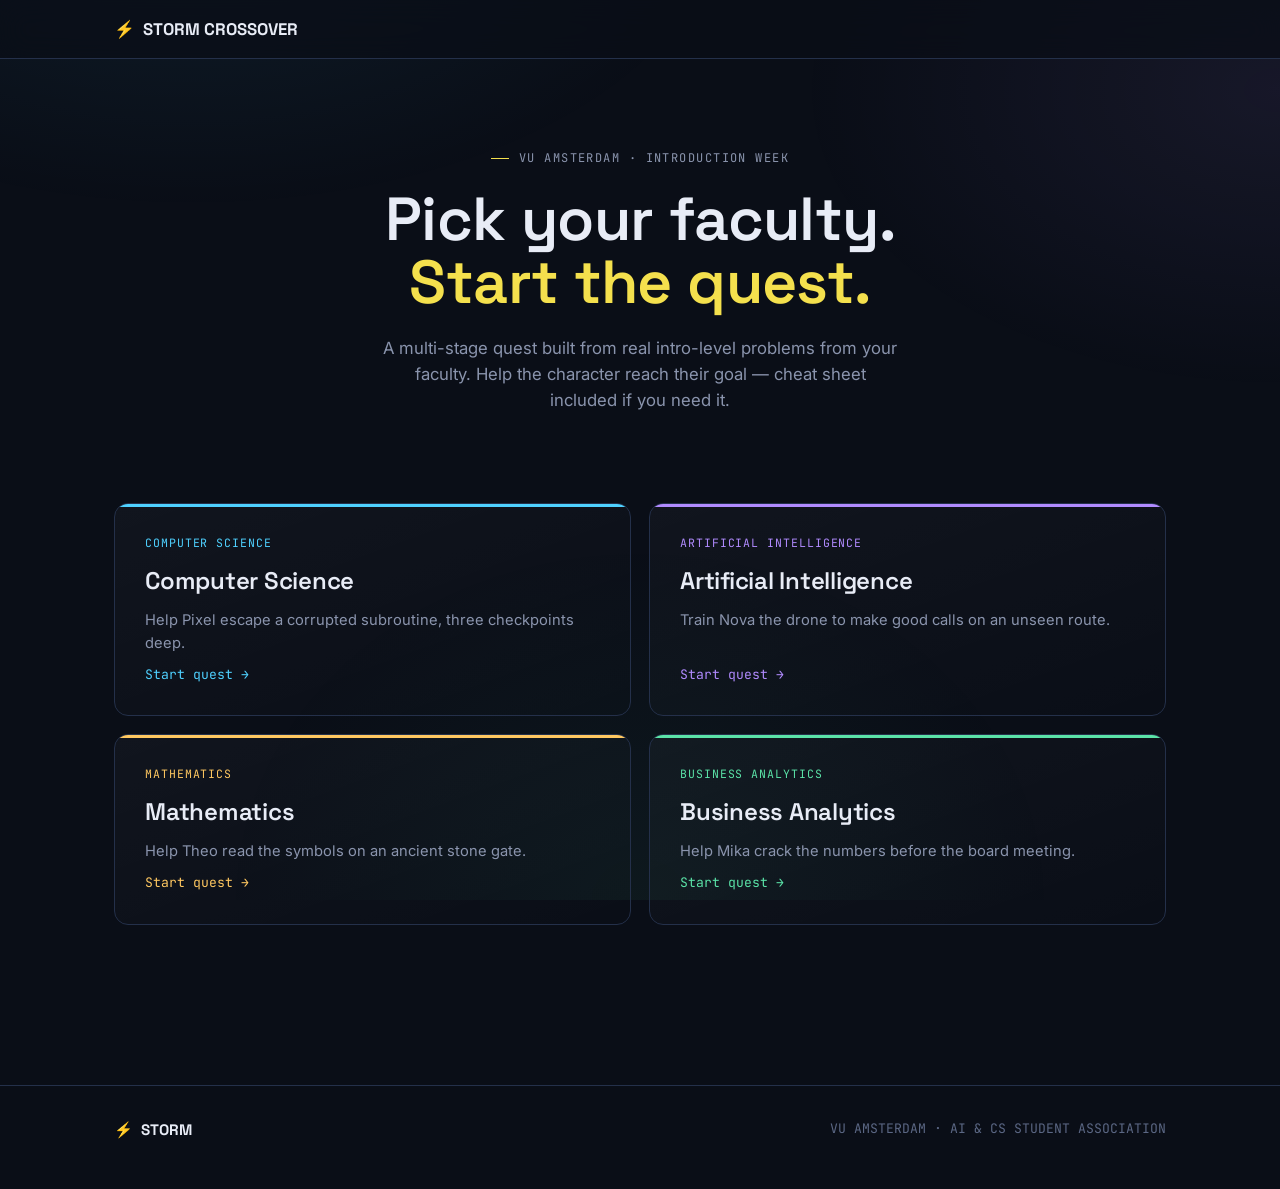
<file: index.html>
<!DOCTYPE html>
<html lang="en">
<head>
<meta charset="UTF-8">
<meta name="viewport" content="width=device-width, initial-scale=1.0">
<title>STORM Crossover — Pick Your Faculty</title>
<meta name="description" content="Introduction week challenge — pick your faculty and take on its sneak-peek quiz.">
<link rel="stylesheet" href="style.css">
</head>
<body>

<nav>
  <div class="wrap">
    <a class="brand" href="index.html"><span class="bolt">&#9889;</span> STORM CROSSOVER</a>
  </div>
</nav>

<header class="hero">
  <div class="wrap">
    <div class="eyebrow" style="justify-content:center">VU Amsterdam &middot; Introduction Week</div>
    <h1>Pick your faculty.<br><span class="accent">Start the quest.</span></h1>
    <p class="lede">A multi-stage quest built from real intro-level problems from your faculty. Help the character reach their goal — cheat sheet included if you need it.</p>
  </div>
</header>

<main class="wrap">
  <div class="faculty-grid">
    <a class="faculty-card cs-card" href="cs.html">
      <div class="tag">Computer Science</div>
      <h2>Computer Science</h2>
      <p>Help Pixel escape a corrupted subroutine, three checkpoints deep.</p>
      <div class="enter">Start quest &rarr;</div>
    </a>
    <a class="faculty-card ai-card" href="ai.html">
      <div class="tag">Artificial Intelligence</div>
      <h2>Artificial Intelligence</h2>
      <p>Train Nova the drone to make good calls on an unseen route.</p>
      <div class="enter">Start quest &rarr;</div>
    </a>
    <a class="faculty-card math-card" href="math.html">
      <div class="tag">Mathematics</div>
      <h2>Mathematics</h2>
      <p>Help Theo read the symbols on an ancient stone gate.</p>
      <div class="enter">Start quest &rarr;</div>
    </a>
    <a class="faculty-card ba-card" href="ba.html">
      <div class="tag">Business Analytics</div>
      <h2>Business Analytics</h2>
      <p>Help Mika crack the numbers before the board meeting.</p>
      <div class="enter">Start quest &rarr;</div>
    </a>
  </div>
</main>

<footer>
  <div class="wrap">
    <div class="brand" style="font-size:0.95rem"><span class="bolt">&#9889;</span> STORM</div>
    <div class="fine">VU AMSTERDAM &middot; AI &amp; CS STUDENT ASSOCIATION</div>
  </div>
</footer>

</body>
</html>
</file>
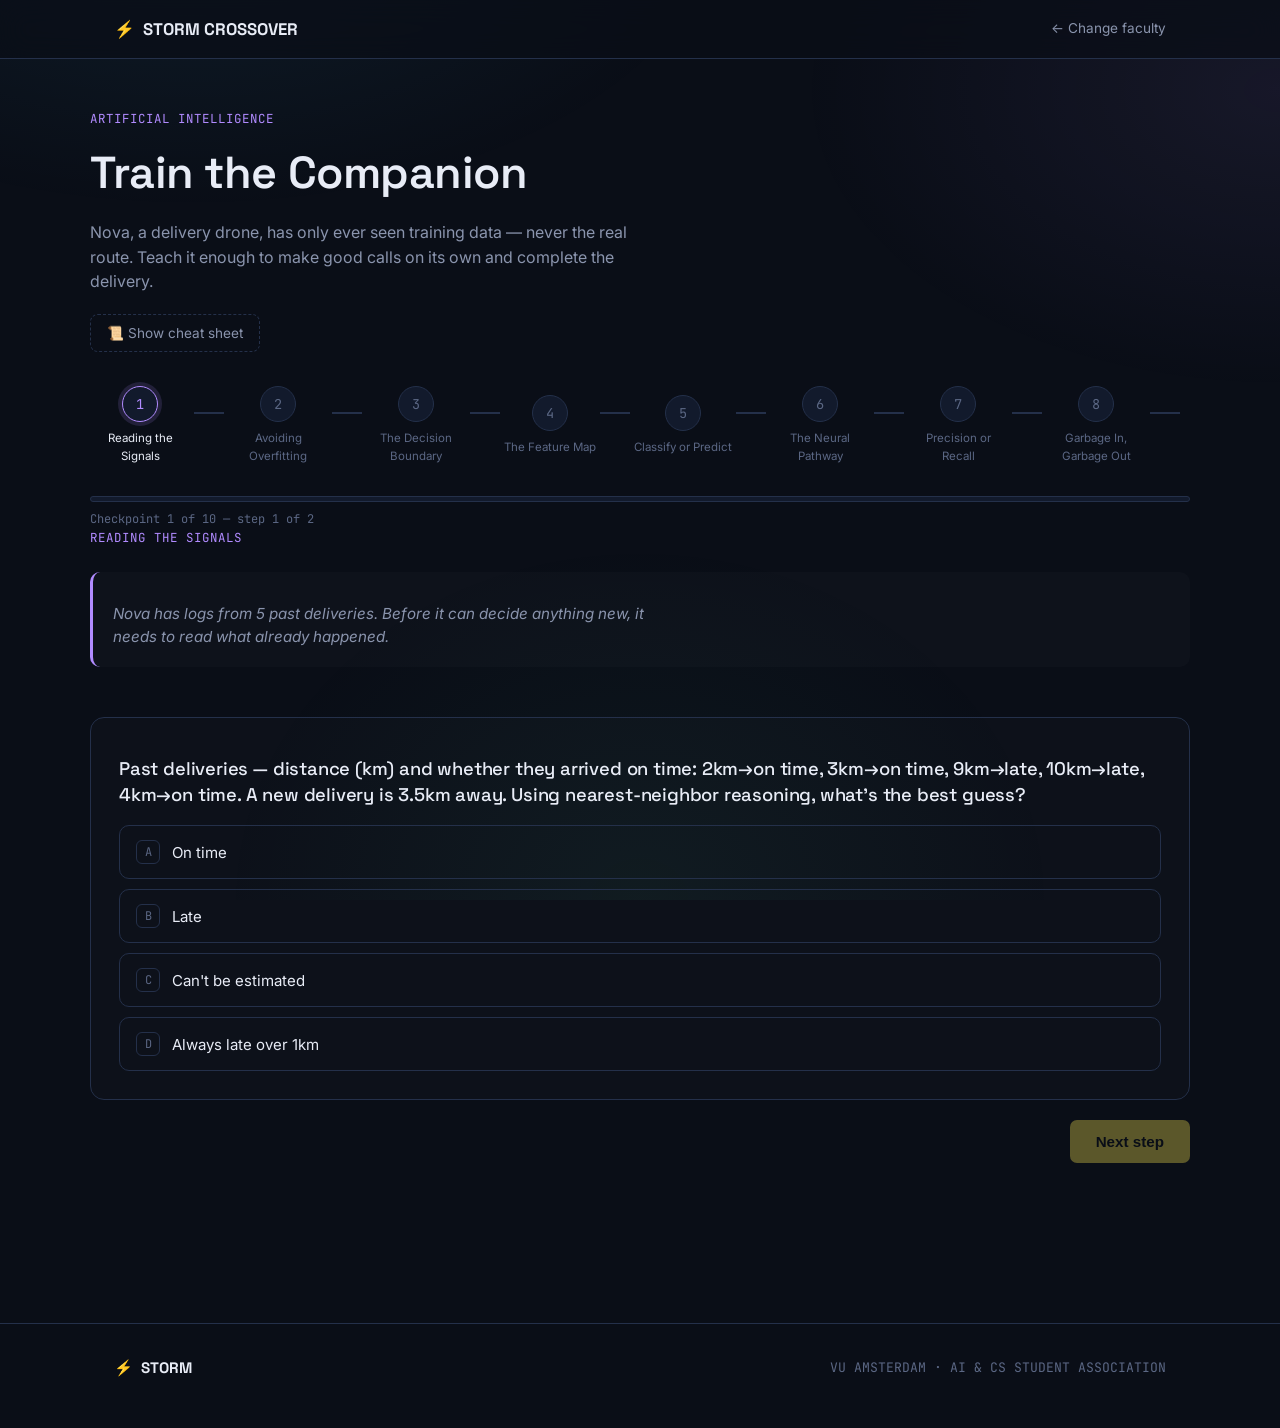
<file: ai.html>
<!DOCTYPE html>
<html lang="en">
<head>
<meta charset="UTF-8">
<meta name="viewport" content="width=device-width, initial-scale=1.0">
<title>Artificial Intelligence Quest — STORM Crossover</title>
<link rel="stylesheet" href="style.css">
<style> :root{ --fac-color: var(--ai); } </style>
</head>
<body>

<nav>
  <div class="wrap">
    <a class="brand" href="index.html"><span class="bolt">&#9889;</span> STORM CROSSOVER</a>
    <a class="back-link" href="index.html">&larr; Change faculty</a>
  </div>
</nav>

<header class="wrap quiz-header">
  <div class="tag">Artificial Intelligence</div>
  <h1>Train the Companion</h1>
  <p>Nova, a delivery drone, has only ever seen training data — never the real route. Teach it enough to make good calls on its own and complete the delivery.</p>

  <button type="button" class="cheat-toggle" id="cheat-toggle">&#128220; Show cheat sheet</button>
  <div class="cheat-sheet" id="cheat-sheet">
    <h4>Cheat sheet</h4>
    <ul>
      <li><strong>Nearest neighbor:</strong> classify a new point the same way as the most similar point(s) already seen.</li>
      <li><strong>Probability from data:</strong> (cases matching the condition) ÷ (total cases).</li>
      <li><strong>Overfitting:</strong> the model memorizes training data instead of learning the general pattern — high training accuracy, low accuracy on new data.</li>
      <li><strong>Weighted sum:</strong> prediction = (weight₁ × input₁) + (weight₂ × input₂) + bias.</li>
      <li><strong>Confusion matrix:</strong> TP (true positive), FP (false positive), TN (true negative), FN (false negative). Accuracy = (TP+TN) ÷ total.</li>
    </ul>
  </div>

  <div class="quest-map" id="quest-map"></div>
  <div class="progress-bar"><div class="progress-fill" id="progress-fill"></div></div>
  <div class="progress-label" id="progress-label"></div>
  <div class="checkpoint-title" id="stage-title"></div>
  <div class="stage-narrative" id="stage-narrative"></div>
</header>

<main class="wrap quiz-body" id="quiz-body">
  <div class="question-card" id="part-card"></div>
  <div class="quiz-nav">
    <span></span>
    <button type="button" class="btn-primary" id="next-btn" disabled>Next step</button>
  </div>
</main>

<section class="wrap results" id="results">
  <div class="score" id="score-value">0/20</div>
  <div class="score-label">Checkpoints cleared</div>
  <h2>Delivery complete.</h2>
  <p id="score-message"></p>
  <div class="cta-row">
    <a class="btn-primary" href="index.html">Try another faculty</a>
    <a class="btn-ghost" href="ai.html">Retake this quest</a>
  </div>
</section>

<footer>
  <div class="wrap">
    <div class="brand" style="font-size:0.95rem"><span class="bolt">&#9889;</span> STORM</div>
    <div class="fine">VU AMSTERDAM &middot; AI &amp; CS STUDENT ASSOCIATION</div>
  </div>
</footer>

<script>
document.getElementById('cheat-toggle').addEventListener('click', function(){
  document.getElementById('cheat-sheet').classList.toggle('open');
  this.textContent = document.getElementById('cheat-sheet').classList.contains('open') ? '📋 Hide cheat sheet' : '📋 Show cheat sheet';
});

const QUEST_META = { character: "Nova", goal: "complete the delivery" };

const STAGES = [
  {
    title: "Reading the Signals",
    narrative: "Nova has logs from 5 past deliveries. Before it can decide anything new, it needs to read what already happened.",
    parts: [
      {
        type: 'mcq',
        q: "Past deliveries — distance (km) and whether they arrived on time:\n2km→on time, 3km→on time, 9km→late, 10km→late, 4km→on time.\nA new delivery is 3.5km away. Using nearest-neighbor reasoning, what's the best guess?",
        options: ["On time", "Late", "Can't be estimated", "Always late over 1km"],
        correct: 0,
        explain: "3.5km is closest to the 3km and 4km cases, which were both on time."
      },
      {
        type: 'match',
        q: "Nova needs to keep its vocabulary straight before it can learn anything. Match each term to its definition.",
        pairs: [
          { left: "Supervised learning", right: "Learning from examples that already have the correct answer attached" },
          { left: "Unsupervised learning", right: "Finding structure in data with no correct answers given" },
          { left: "Overfitting", right: "Memorizing training examples instead of the general pattern" },
          { left: "Weight", right: "A number the model adjusts to control an input's influence" }
        ],
        explain: "these four terms cover most of what 'training a model' actually means."
      }
    ]
  },
  {
    title: "Avoiding Overfitting",
    narrative: "Nova aced every training route perfectly — 100% score. But on its first real, unseen route, it got lost immediately.",
    parts: [
      {
        type: 'mcq',
        q: "Training accuracy: 100%. Real-world accuracy: 52%. What's most likely going on?",
        options: [
          "Nova has learned perfectly and the real world is just unpredictable",
          "Nova has overfit — memorized the training routes instead of general navigation rules",
          "The real routes are mislabeled",
          "Nova needs a faster processor"
        ],
        correct: 1,
        explain: "a huge gap between training and real-world performance is the signature of overfitting."
      },
      {
        type: 'mcq',
        q: "Nova's turning decision uses: prediction = (0.5 × obstacle_distance) + (0.3 × battery_level) − 2. Given obstacle_distance = 6 and battery_level = 10, what does it predict?",
        code: "prediction = (0.5 × obstacle_distance) + (0.3 × battery_level) − 2",
        options: ["2", "4", "6", "8"],
        correct: 1,
        explain: "(0.5×6) + (0.3×10) − 2 = 3 + 3 − 2 = 4."
      }
    ]
  },
  {
    title: "The Decision Boundary",
    narrative: "One last junction on the old route. Nova has a threshold for deciding when to trust its own read of the road — now it has to use it live.",
    parts: [
      {
        type: 'mcq',
        q: "Nova's model outputs a 0.72 confidence that the road ahead is clear. Its threshold for 'go' is 0.5. What does it do?",
        options: ["Goes — 0.72 is above the 0.5 threshold", "Stops — 0.72 is too low", "Waits for more data always", "Threshold doesn't apply here"],
        correct: 0,
        explain: "since 0.72 > 0.5, the decision rule says go."
      },
      {
        type: 'mcq',
        q: "Over 100 deliveries: 70 correctly marked safe (TP), 10 wrongly marked safe (FP), 15 correctly marked risky (TN), 5 wrongly marked risky (FN). What's the accuracy?",
        code: "accuracy = (TP + TN) ÷ total",
        options: ["70%", "75%", "85%", "90%"],
        correct: 2,
        explain: "accuracy = (70+15)/100 = 85%."
      }
    ]
  },
  {
    title: "The Feature Map",
    narrative: "A new route means new sensors. Nova has to work out which readings actually matter to its decisions.",
    parts: [
      {
        type: 'mcq',
        q: "Which of these would most likely help predict delivery time?",
        options: ["The drone's paint color", "Distance to the destination", "The day the drone was manufactured", "The delivery box's brand"],
        correct: 1,
        explain: "distance directly affects travel time — a genuinely useful feature. The others carry little to no predictive signal."
      },
      {
        type: 'match',
        q: "Match each feature to why it does or doesn't help predict delivery outcomes.",
        pairs: [
          { left: "Distance to destination", right: "Directly affects how long the trip takes" },
          { left: "Battery percentage", right: "Determines whether the drone can finish the route" },
          { left: "Weather condition", right: "Affects flight speed and safety" },
          { left: "The drone's paint color", right: "Has no real effect on delivery outcomes" }
        ],
        explain: "a useful feature has a real, explainable connection to the thing you're predicting — paint color just doesn't."
      }
    ]
  },
  {
    title: "Classify or Predict",
    narrative: "Nova's dispatcher wants two different kinds of answers from it now — and mixing them up would be a costly mistake.",
    parts: [
      {
        type: 'mcq',
        q: "Predicting the exact delivery time in minutes (e.g. 14.3 minutes) is which kind of task?",
        options: ["Classification", "Regression", "Clustering", "Neither"],
        correct: 1,
        explain: "predicting a continuous number is regression."
      },
      {
        type: 'mcq',
        q: "Predicting whether a delivery will be 'on time' or 'late' is which kind of task?",
        options: ["Classification", "Regression", "Clustering", "Neither"],
        correct: 0,
        explain: "predicting one of a fixed set of categories is classification."
      }
    ]
  },
  {
    title: "The Neural Pathway",
    narrative: "Nova's onboard model isn't just a formula anymore — it's a small network. It needs to understand how information actually flows through it.",
    parts: [
      {
        type: 'mcq',
        q: "In a simple neural network, what does a single neuron basically do?",
        options: [
          "Stores raw data permanently",
          "Takes weighted inputs, sums them, and applies an activation function to produce an output",
          "Randomly guesses an output",
          "Deletes irrelevant data"
        ],
        correct: 1,
        explain: "a neuron combines its inputs (each scaled by a weight), sums them, then passes that sum through an activation function."
      },
      {
        type: 'order',
        q: "Tap these into the order data actually moves through a simple neural network.",
        items: [
          "Input values enter the network",
          "Each connection multiplies the input by a weight",
          "The weighted values are summed together",
          "An activation function decides the neuron's output"
        ],
        explain: "that's the full forward pass through a single neuron, repeated across a whole layer."
      }
    ]
  },
  {
    title: "Precision or Recall",
    narrative: "Nova flags some deliveries as 'risky.' Its dispatcher needs to know exactly how much to trust that flag.",
    parts: [
      {
        type: 'mcq',
        q: "\"Of everything Nova flagged as risky, how many actually were risky?\" — which metric is this?",
        options: ["Precision", "Recall", "Accuracy", "Overfitting"],
        correct: 0,
        explain: "precision asks: of the positive predictions, how many were correct?"
      },
      {
        type: 'mcq',
        q: "\"Of all the deliveries that were actually risky, how many did Nova catch?\" — which metric is this?",
        options: ["Precision", "Recall", "Accuracy", "Overfitting"],
        correct: 1,
        explain: "recall asks: of the actual positives, how many did the model find?"
      }
    ]
  },
  {
    title: "Garbage In, Garbage Out",
    narrative: "Nova's been trained almost entirely on sunny-day deliveries. Today, it's pouring rain.",
    parts: [
      {
        type: 'mcq',
        q: "What's the most likely result of Nova facing today's rainy route?",
        options: [
          "No difference — weather doesn't affect models",
          "Worse performance, since it never learned rainy-day patterns",
          "Better performance, rain simplifies decisions",
          "The model will refuse to run"
        ],
        correct: 1,
        explain: "a model trained mostly on one condition tends to perform worse on conditions it rarely saw — this is a data bias problem."
      },
      {
        type: 'mcq',
        q: "What's the most direct fix for this kind of bias?",
        options: [
          "Ignore rainy-day deliveries entirely",
          "Add more diverse training data that includes rainy-day routes",
          "Increase the confidence threshold",
          "Give the drone a bigger battery"
        ],
        correct: 1,
        explain: "if the training data doesn't represent a real condition, the fix is to add real examples of that condition — not to just tune the model harder."
      }
    ]
  },
  {
    title: "The Clustering Yard",
    narrative: "Nova has thousands of past delivery zones with no labels at all — just raw locations. It has to find structure on its own.",
    parts: [
      {
        type: 'mcq',
        q: "Grouping delivery zones by similarity, with no correct-answer labels given, is an example of which kind of learning?",
        options: ["Supervised learning", "Unsupervised learning (clustering)", "Regression", "Reinforcement learning"],
        correct: 1,
        explain: "no labels, just finding natural groupings — that's unsupervised learning, specifically clustering."
      },
      {
        type: 'match',
        q: "Match each clustering term to its meaning.",
        pairs: [
          { left: "Cluster", right: "A group of similar data points" },
          { left: "Centroid", right: "The center point of a cluster" },
          { left: "K (in k-means)", right: "The number of clusters to find" },
          { left: "Unlabeled data", right: "Data with no known correct answer attached" }
        ],
        explain: "these four terms are the core vocabulary of clustering algorithms like k-means."
      }
    ]
  },
  {
    title: "Nova's Final Call",
    narrative: "The last delivery. Everything Nova has learned comes down to this route.",
    parts: [
      {
        type: 'mcq',
        q: "Nova's final model outputs 0.61 confidence the road is clear, with a 'go' threshold of 0.65. What does it do?",
        options: ["Goes — 0.61 is close enough", "Stops — 0.61 is below the 0.65 threshold", "Ignores the threshold this once", "Asks a human"],
        correct: 1,
        explain: "0.61 is below the 0.65 threshold, so the rule says stop, even though it's a close call."
      },
      {
        type: 'order',
        q: "Tap these into the order a machine learning project actually follows, start to finish.",
        items: [
          "Collect and prepare data",
          "Train the model on that data",
          "Test the model on new, unseen data",
          "Deploy the model and monitor its real-world performance"
        ],
        explain: "that's the full lifecycle — and it doesn't stop at deployment, since real-world performance has to keep being checked."
      }
    ]
  }
];
</script>
<script src="quest.js?v=5"></script>
</body>
</html>
</file>
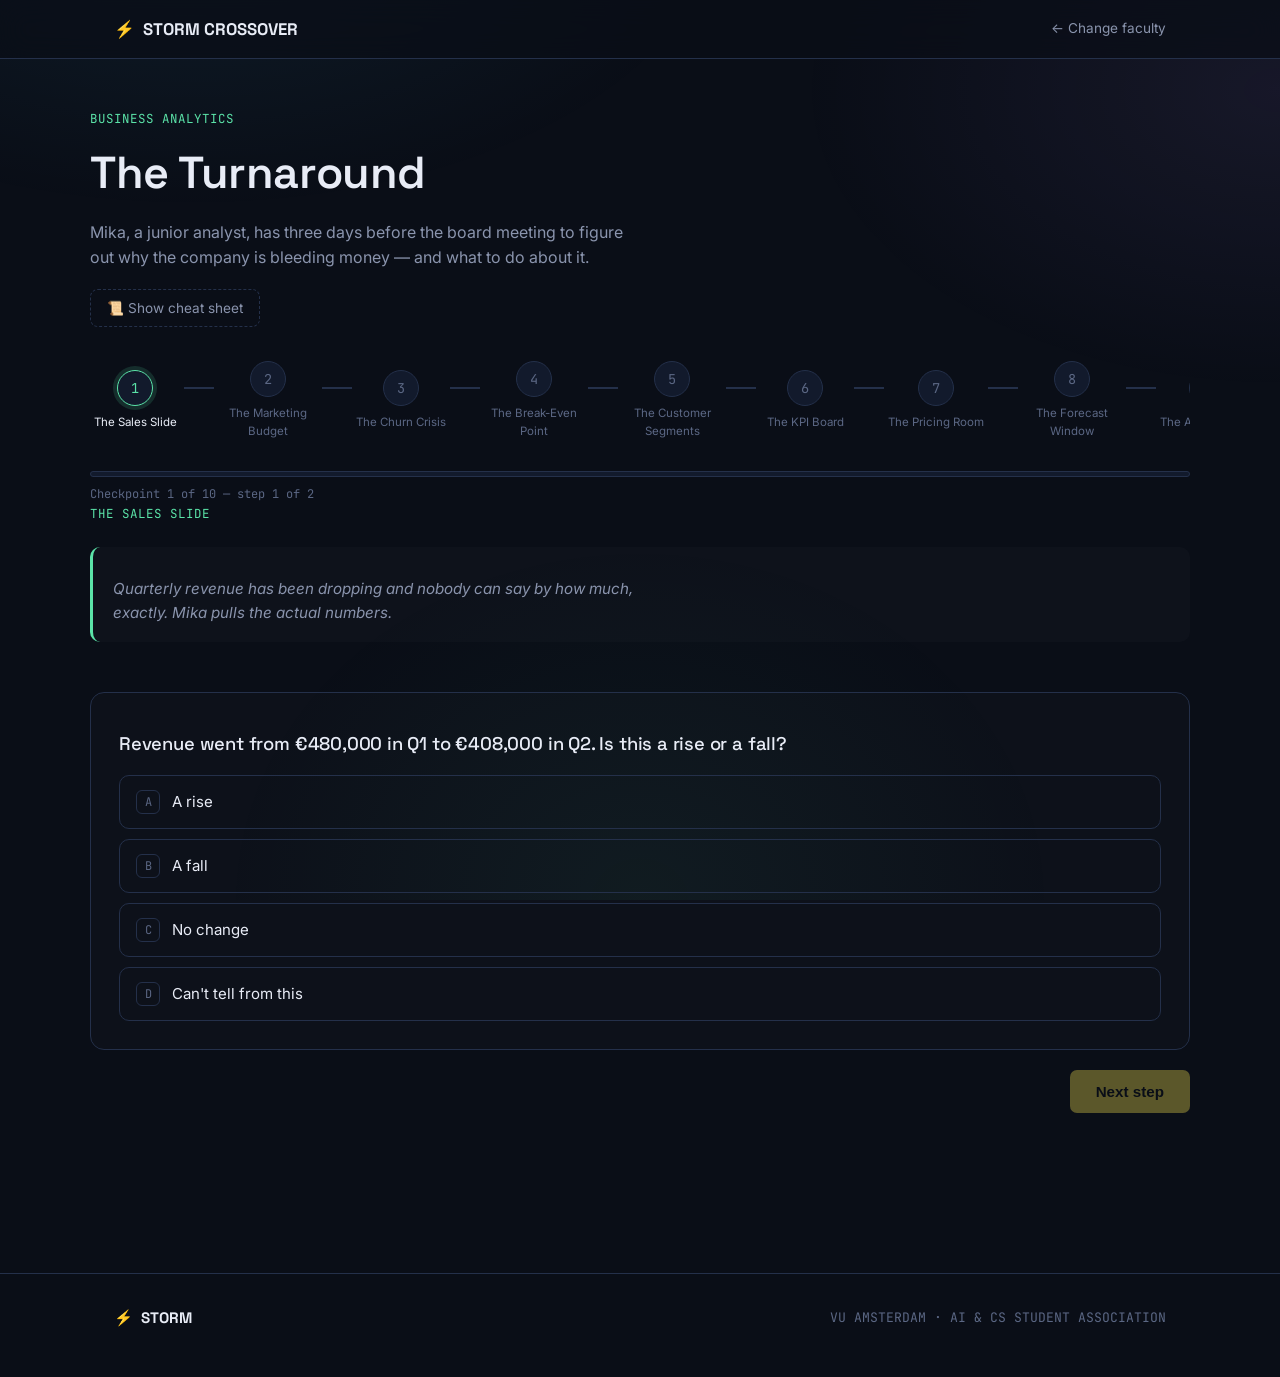
<file: ba.html>
<!DOCTYPE html>
<html lang="en">
<head>
<meta charset="UTF-8">
<meta name="viewport" content="width=device-width, initial-scale=1.0">
<title>Business Analytics Quest — STORM Crossover</title>
<link rel="stylesheet" href="style.css">
<style> :root{ --fac-color: var(--ba); } </style>
</head>
<body>

<nav>
  <div class="wrap">
    <a class="brand" href="index.html"><span class="bolt">&#9889;</span> STORM CROSSOVER</a>
    <a class="back-link" href="index.html">&larr; Change faculty</a>
  </div>
</nav>

<header class="wrap quiz-header">
  <div class="tag">Business Analytics</div>
  <h1>The Turnaround</h1>
  <p>Mika, a junior analyst, has three days before the board meeting to figure out why the company is bleeding money — and what to do about it.</p>

  <button type="button" class="cheat-toggle" id="cheat-toggle">&#128220; Show cheat sheet</button>
  <div class="cheat-sheet" id="cheat-sheet">
    <h4>Cheat sheet</h4>
    <ul>
      <li><strong>Growth rate:</strong> (new value − old value) ÷ old value × 100%.</li>
      <li><strong>Median:</strong> the middle value when sorted — less skewed by outliers than the mean.</li>
      <li><strong>ROI:</strong> (profit − cost) ÷ cost × 100%.</li>
      <li><strong>Churn rate:</strong> customers lost ÷ customers at the start of the period × 100%.</li>
      <li><strong>Correlation ≠ causation:</strong> two things moving together doesn't mean one causes the other.</li>
    </ul>
  </div>

  <div class="quest-map" id="quest-map"></div>
  <div class="progress-bar"><div class="progress-fill" id="progress-fill"></div></div>
  <div class="progress-label" id="progress-label"></div>
  <div class="checkpoint-title" id="stage-title"></div>
  <div class="stage-narrative" id="stage-narrative"></div>
</header>

<main class="wrap quiz-body" id="quiz-body">
  <div class="question-card" id="part-card"></div>
  <div class="quiz-nav">
    <span></span>
    <button type="button" class="btn-primary" id="next-btn" disabled>Next step</button>
  </div>
</main>

<section class="wrap results" id="results">
  <div class="score" id="score-value">0/20</div>
  <div class="score-label">Checkpoints cleared</div>
  <h2>Mika walks into the boardroom ready.</h2>
  <p id="score-message"></p>
  <div class="cta-row">
    <a class="btn-primary" href="index.html">Try another faculty</a>
    <a class="btn-ghost" href="ba.html">Retake this quest</a>
  </div>
</section>

<footer>
  <div class="wrap">
    <div class="brand" style="font-size:0.95rem"><span class="bolt">&#9889;</span> STORM</div>
    <div class="fine">VU AMSTERDAM &middot; AI &amp; CS STUDENT ASSOCIATION</div>
  </div>
</footer>

<script>
document.getElementById('cheat-toggle').addEventListener('click', function(){
  document.getElementById('cheat-sheet').classList.toggle('open');
  this.textContent = document.getElementById('cheat-sheet').classList.contains('open') ? '📋 Hide cheat sheet' : '📋 Show cheat sheet';
});

const QUEST_META = { character: "Mika", goal: "save the meeting" };

const STAGES = [
  {
    title: "The Sales Slide",
    narrative: "Quarterly revenue has been dropping and nobody can say by how much, exactly. Mika pulls the actual numbers.",
    parts: [
      {
        type: 'mcq',
        q: "Revenue went from €480,000 in Q1 to €408,000 in Q2. Is this a rise or a fall?",
        options: ["A rise", "A fall", "No change", "Can't tell from this"],
        correct: 1,
        explain: "408,000 is less than 480,000 — revenue fell."
      },
      {
        type: 'mcq',
        q: "What's the growth rate from Q1 (€480,000) to Q2 (€408,000)?",
        code: "growth rate = (new − old) ÷ old × 100%",
        options: ["-10%", "-15%", "-20%", "-25%"],
        correct: 1,
        explain: "(408,000 − 480,000) ÷ 480,000 × 100 = −15%."
      }
    ]
  },
  {
    title: "The Marketing Budget",
    narrative: "Several campaigns ran last quarter. Only the best-performing gets renewed budget — Mika has to work out which by their actual return.",
    parts: [
      {
        type: 'mcq',
        q: "Campaign A: €5,000 cost, €6,500 profit. Campaign B: €2,000 cost, €2,800 profit. Which has the higher ROI?",
        options: ["Campaign A", "Campaign B", "They're equal", "Can't be compared"],
        correct: 1,
        explain: "A's ROI: (6500-5000)/5000 = 30%. B's ROI: (2800-2000)/2000 = 40%. B wins on ROI, even though A made more profit overall."
      },
      {
        type: 'match',
        q: "Four campaigns ran last quarter. Match each one to its ROI.",
        pairs: [
          { left: "Cost €5,000, profit €6,500", right: "30%" },
          { left: "Cost €2,000, profit €2,800", right: "40%" },
          { left: "Cost €10,000, profit €12,000", right: "20%" },
          { left: "Cost €1,000, profit €2,000", right: "100%" }
        ],
        explain: "ROI = (profit − cost) ÷ cost — profit alone doesn't tell you which campaign was actually efficient."
      }
    ]
  },
  {
    title: "The Churn Crisis",
    narrative: "Customer numbers are down and the board will ask why. Mika needs to make sure the story she tells is actually earned.",
    parts: [
      {
        type: 'order',
        q: "Churn spiked the same month a competitor launched a cheaper plan. Tap these steps into the right order before presenting it as the cause.",
        items: [
          "Notice churn spiked the same month as the competitor's price change",
          "Check for other explanations (seasonality, your own pricing changes, product issues)",
          "Look for supporting evidence, like exit surveys mentioning the competitor",
          "Present it as a likely cause, with appropriate confidence"
        ],
        explain: "correlation is a lead worth chasing, not a conclusion you present without checking it first."
      },
      {
        type: 'mcq',
        q: "A teammate sees the same timing and concludes the competitor definitely caused the churn spike. What's the sharpest response?",
        options: [
          "Agree completely — the timing proves it",
          "Ignore the competitor entirely, it's obviously unrelated",
          "Treat it as a strong lead worth investigating, but confirm it before presenting it as fact",
          "Recommend matching their price immediately, no further checking needed"
        ],
        correct: 2,
        explain: "timing overlap is a good lead, but presenting correlation as confirmed causation to the board without checking is exactly the kind of mistake that erodes trust in the analysis."
      }
    ]
  },
  {
    title: "The Break-Even Point",
    narrative: "Finance wants to know how many units a new product line actually needs to sell before it stops losing money.",
    parts: [
      {
        type: 'mcq',
        q: "A product sells for €50, costs €30 in variable cost to produce. What's the contribution margin per unit?",
        code: "contribution margin = price − variable cost",
        options: ["€10", "€20", "€30", "€50"],
        correct: 1,
        explain: "€50 − €30 = €20 contributed toward covering fixed costs, per unit sold."
      },
      {
        type: 'mcq',
        q: "Fixed costs are €10,000, and the contribution margin is €20 per unit. How many units must be sold to break even?",
        code: "break-even units = fixed costs ÷ contribution margin",
        options: ["200", "500", "1,000", "2,000"],
        correct: 1,
        explain: "€10,000 ÷ €20 = 500 units."
      }
    ]
  },
  {
    title: "The Customer Segments",
    narrative: "Marketing wants to target their next campaign more precisely instead of blasting everyone the same message.",
    parts: [
      {
        type: 'mcq',
        q: "What does 'market segmentation' actually mean?",
        options: [
          "Splitting a company into departments",
          "Dividing customers into groups with similar needs or characteristics",
          "Cutting the marketing budget",
          "Splitting a product into smaller versions"
        ],
        correct: 1,
        explain: "segmentation groups customers by shared traits so messaging and offers can be tailored to each group."
      },
      {
        type: 'match',
        q: "Match each type of segmentation to an example of it.",
        pairs: [
          { left: "Demographic", right: "Age, income, gender" },
          { left: "Geographic", right: "Country, city, climate" },
          { left: "Behavioral", right: "Purchase habits, brand loyalty" },
          { left: "Psychographic", right: "Values, lifestyle, interests" }
        ],
        explain: "these four are the standard lenses analysts use to split a customer base into meaningful groups."
      }
    ]
  },
  {
    title: "The KPI Board",
    narrative: "The dashboard has a dozen metrics on it. Mika needs to know which ones actually answer the board's questions.",
    parts: [
      {
        type: 'mcq',
        q: "Which KPI best measures whether customers keep coming back over time?",
        options: ["Retention rate", "Website load speed", "Number of job openings", "Office square footage"],
        correct: 0,
        explain: "retention rate directly measures how many customers stick around — a core loyalty metric."
      },
      {
        type: 'mcq',
        q: "What does Customer Lifetime Value (CLV) roughly measure?",
        options: [
          "How long the company has existed",
          "The total revenue expected from one customer over the whole relationship",
          "The number of customer complaints",
          "The average age of a customer"
        ],
        correct: 1,
        explain: "CLV estimates the total value a single customer brings over time — useful for deciding how much you can afford to spend acquiring one."
      }
    ]
  },
  {
    title: "The Pricing Room",
    narrative: "A price change is on the table, and Mika needs to understand how customers will actually react to it.",
    parts: [
      {
        type: 'mcq',
        q: "You raise the price by 10% and demand drops by 25%. This kind of demand is described as:",
        options: ["Elastic", "Inelastic", "Fixed", "Irrelevant"],
        correct: 0,
        explain: "when demand changes proportionally more than price does, demand is elastic — sensitive to price."
      },
      {
        type: 'mcq',
        q: "You raise the price by 10% and demand barely moves, dropping only 1%. This kind of demand is described as:",
        options: ["Elastic", "Inelastic", "Fixed", "Irrelevant"],
        correct: 1,
        explain: "when demand barely reacts to a price change, it's inelastic — customers keep buying regardless."
      }
    ]
  },
  {
    title: "The Forecast Window",
    narrative: "Leadership wants a number for next quarter. Mika has the trend — she just has to read it correctly.",
    parts: [
      {
        type: 'mcq',
        q: "Sales over four periods: 100, 110, 121, 133. What pattern best describes this growth?",
        options: ["Adding 10 each period", "Adding 11 each period", "Growing about 10% each period", "No consistent pattern"],
        correct: 2,
        explain: "110/100 = 1.10, 121/110 = 1.10, 133/121 ≈ 1.10 — a consistent ~10% compound growth rate."
      },
      {
        type: 'mcq',
        q: "Using that ~10% growth rate, what's the best forecast for the period after 133?",
        options: ["139", "143", "146", "150"],
        correct: 2,
        explain: "133 × 1.10 ≈ 146."
      }
    ]
  },
  {
    title: "The A/B Test Lab",
    narrative: "Two versions of the checkout page are ready to test. Mika has to make sure the comparison is actually fair.",
    parts: [
      {
        type: 'mcq',
        q: "What's the key requirement for a fair A/B test between two page designs?",
        options: [
          "Show version A to loyal customers and version B to new ones",
          "Randomly assign visitors to each version and change only one variable at a time",
          "Run version A for a week, then version B the next week",
          "Ask employees which one they personally prefer"
        ],
        correct: 1,
        explain: "random assignment plus changing only one variable is what makes the comparison actually attributable to that variable."
      },
      {
        type: 'order',
        q: "Tap these into the order a proper A/B test actually follows.",
        items: [
          "Form a hypothesis about what change might help",
          "Randomly split traffic between version A and version B",
          "Run the test long enough to collect meaningful data",
          "Analyze the results and decide which version wins"
        ],
        explain: "skipping straight to 'analyze results' without a real hypothesis or proper split is how teams end up trusting noise."
      }
    ]
  },
  {
    title: "The Board Room",
    narrative: "This is it — the meeting Mika's been preparing for all week. Time to bring it all together.",
    parts: [
      {
        type: 'mcq',
        q: "The board asks which single number best summarizes whether the company is actually keeping more money than it spends. What do you point to?",
        options: ["Revenue", "Profit margin", "Number of employees", "Website traffic"],
        correct: 1,
        explain: "profit margin (profit as a % of revenue) captures efficiency, not just size — revenue alone can be high while the company still loses money."
      },
      {
        type: 'match',
        q: "One last panel before the meeting. Match each term to its definition.",
        pairs: [
          { left: "Revenue", right: "Total money earned from sales, before costs" },
          { left: "Profit", right: "What's left after subtracting costs from revenue" },
          { left: "Margin", right: "Profit expressed as a percentage of revenue" },
          { left: "Cash flow", right: "The movement of money in and out of the business" }
        ],
        explain: "these four terms get mixed up constantly in casual conversation, but they mean very different things on a balance sheet."
      }
    ]
  }
];
</script>
<script src="quest.js?v=5"></script>
</body>
</html>
</file>
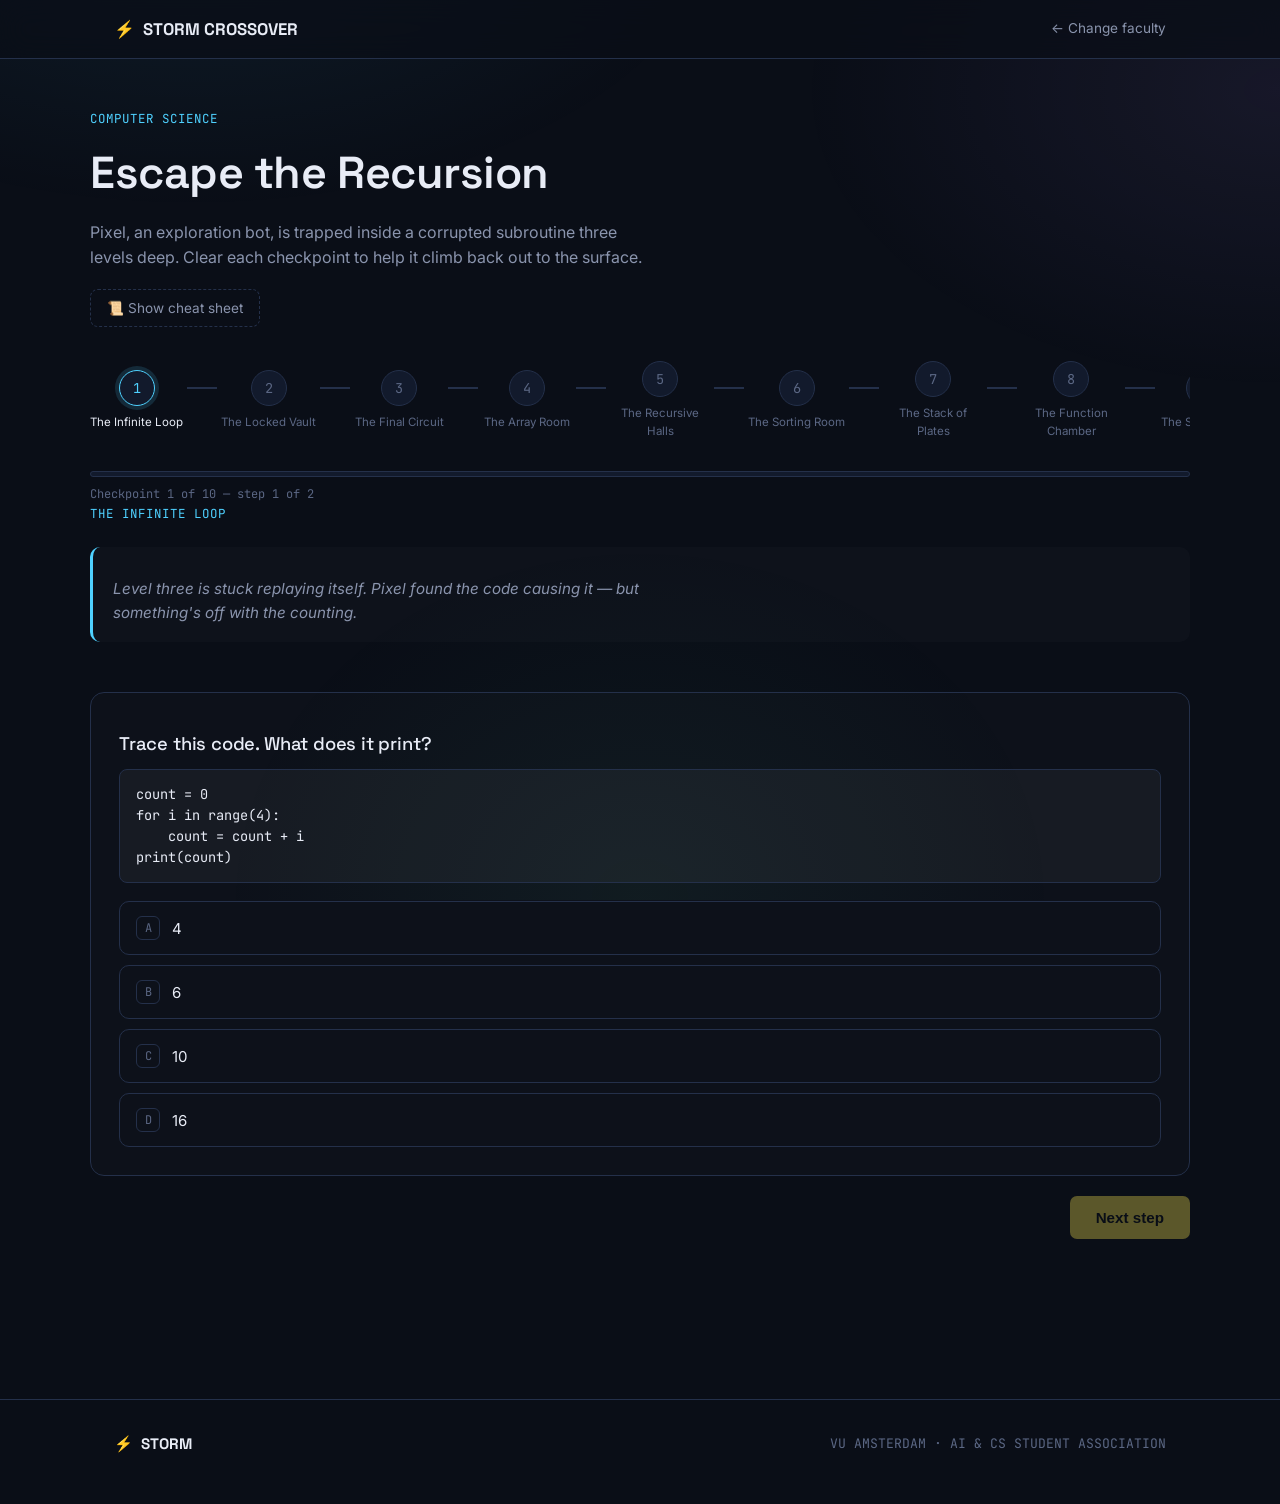
<file: cs.html>
<!DOCTYPE html>
<html lang="en">
<head>
<meta charset="UTF-8">
<meta name="viewport" content="width=device-width, initial-scale=1.0">
<title>Computer Science Quest — STORM Crossover</title>
<link rel="stylesheet" href="style.css">
<style> :root{ --fac-color: var(--cs); } </style>
</head>
<body>

<nav>
  <div class="wrap">
    <a class="brand" href="index.html"><span class="bolt">&#9889;</span> STORM CROSSOVER</a>
    <a class="back-link" href="index.html">&larr; Change faculty</a>
  </div>
</nav>

<header class="wrap quiz-header">
  <div class="tag">Computer Science</div>
  <h1>Escape the Recursion</h1>
  <p>Pixel, an exploration bot, is trapped inside a corrupted subroutine three levels deep. Clear each checkpoint to help it climb back out to the surface.</p>

  <button type="button" class="cheat-toggle" id="cheat-toggle">&#128220; Show cheat sheet</button>
  <div class="cheat-sheet" id="cheat-sheet">
    <h4>Cheat sheet</h4>
    <ul>
      <li><strong>range(a, b):</strong> counts from a up to (but not including) b.</li>
      <li><strong>Big-O notation:</strong> how running time grows with input size. O(1) constant, O(log n) logarithmic, O(n) linear, O(n²) quadratic.</li>
      <li><strong>Binary search:</strong> halves a sorted list each step. Number of steps needed ≈ log₂(size).</li>
      <li><strong>De Morgan's Law:</strong> NOT (A AND B) is the same as (NOT A) OR (NOT B).</li>
      <li><strong>Truth table:</strong> a table listing every input combination and the resulting output for a logical expression.</li>
    </ul>
  </div>

  <div class="quest-map" id="quest-map"></div>
  <div class="progress-bar"><div class="progress-fill" id="progress-fill"></div></div>
  <div class="progress-label" id="progress-label"></div>
  <div class="checkpoint-title" id="stage-title"></div>
  <div class="stage-narrative" id="stage-narrative"></div>
</header>

<main class="wrap quiz-body" id="quiz-body">
  <div class="question-card" id="part-card"></div>
  <div class="quiz-nav">
    <span></span>
    <button type="button" class="btn-primary" id="next-btn" disabled>Next step</button>
  </div>
</main>

<section class="wrap results" id="results">
  <div class="score" id="score-value">0/20</div>
  <div class="score-label">Checkpoints cleared</div>
  <h2>Pixel is free.</h2>
  <p id="score-message"></p>
  <div class="cta-row">
    <a class="btn-primary" href="index.html">Try another faculty</a>
    <a class="btn-ghost" href="cs.html">Retake this quest</a>
  </div>
</section>

<footer>
  <div class="wrap">
    <div class="brand" style="font-size:0.95rem"><span class="bolt">&#9889;</span> STORM</div>
    <div class="fine">VU AMSTERDAM &middot; AI &amp; CS STUDENT ASSOCIATION</div>
  </div>
</footer>

<script>
document.getElementById('cheat-toggle').addEventListener('click', function(){
  document.getElementById('cheat-sheet').classList.toggle('open');
  this.textContent = document.getElementById('cheat-sheet').classList.contains('open') ? '📋 Hide cheat sheet' : '📋 Show cheat sheet';
});

const QUEST_META = { character: "Pixel", goal: "reach the surface" };

const STAGES = [
  {
    title: "The Infinite Loop",
    narrative: "Level three is stuck replaying itself. Pixel found the code causing it — but something's off with the counting.",
    parts: [
      {
        type: 'mcq',
        q: "Trace this code. What does it print?",
        code: "count = 0\nfor i in range(4):\n    count = count + i\nprint(count)",
        options: ["4", "6", "10", "16"],
        correct: 1,
        explain: "range(4) gives 0,1,2,3. count = 0+1+2+3 = 6."
      },
      {
        type: 'order',
        q: "Pixel needs to swap the values stored in a and b, using a temporary variable. Tap the three lines into the correct order.",
        items: ["temp = a", "a = b", "b = temp"],
        explain: "you have to save a's original value before overwriting it, or it's lost forever."
      }
    ]
  },
  {
    title: "The Locked Vault",
    narrative: "The vault door on level two only opens for whoever finds the shortest path — and does it fast enough.",
    parts: [
      {
        type: 'mcq',
        q: "Pixel has 1,000 sorted door codes to search through. Which approach finds the right one fastest?",
        options: ["Checking each code one by one from the start", "Binary search, halving the list each step", "Checking codes in random order", "Sorting the list again first"],
        correct: 1,
        explain: "binary search eliminates half the remaining codes each step, vastly outperforming a linear scan on a sorted list."
      },
      {
        type: 'match',
        q: "The vault's four locks each run a different search method. Match each one to its running time.",
        pairs: [
          { left: "Linear search", right: "O(n)" },
          { left: "Binary search", right: "O(log n)" },
          { left: "Nested loop over the list", right: "O(n²)" },
          { left: "Direct array index lookup", right: "O(1)" }
        ],
        explain: "these are the four you'll see constantly: constant, logarithmic, linear, and quadratic time."
      }
    ]
  },
  {
    title: "The Final Circuit",
    narrative: "The exit hatch on this level is wired to a logic circuit. Pixel needs to work out exactly when it opens.",
    parts: [
      {
        type: 'mcq',
        q: "The hatch opens when NOT (raining AND windy) is true. Which of these is logically identical to that condition?",
        options: [
          "NOT raining AND NOT windy",
          "NOT raining OR NOT windy",
          "raining OR windy",
          "raining AND windy"
        ],
        correct: 1,
        explain: "by De Morgan's Law, NOT (A AND B) = (NOT A) OR (NOT B)."
      },
      {
        type: 'mcq',
        q: "Right now: raining = true, windy = false. Using NOT (raining AND windy), does the hatch open?",
        options: ["Yes, it opens", "No, it stays shut"],
        correct: 0,
        explain: "raining AND windy = true AND false = false, so NOT(false) = true — the hatch opens."
      }
    ]
  },
  {
    title: "The Array Room",
    narrative: "Below the hatch is a room lined with numbered storage cells. Pixel needs to read the labels correctly to find the exit code.",
    parts: [
      {
        type: 'mcq',
        q: "Given the list [10, 20, 30, 40], what is list[2]?",
        options: ["10", "20", "30", "40"],
        correct: 2,
        explain: "indexing starts at 0, so list[2] is the third item: 30."
      },
      {
        type: 'mcq',
        q: "Same list, [10, 20, 30, 40]. What does list[-1] give you?",
        options: ["10", "20", "30", "40"],
        correct: 3,
        explain: "negative indices count from the end — -1 is always the last item, 40."
      }
    ]
  },
  {
    title: "The Recursive Halls",
    narrative: "This corridor loops back into itself over and over. Pixel realizes it's not broken — it's recursive, and it needs to understand the pattern to get through.",
    parts: [
      {
        type: 'mcq',
        q: "This function computes a factorial. What does factorial(4) return?",
        code: "def factorial(n):\n    if n == 1:\n        return 1\n    return n * factorial(n - 1)",
        options: ["4", "10", "24", "120"],
        correct: 2,
        explain: "4 × 3 × 2 × 1 = 24."
      },
      {
        type: 'order',
        q: "Tap these into the order a recursive function generally follows.",
        items: [
          "Check the base case",
          "If it's not the base case, call the function again with a smaller input",
          "Wait for that call to return a result",
          "Combine that result with the current step"
        ],
        explain: "every recursive function needs a base case to stop, then builds its answer back up from the smallest call."
      }
    ]
  },
  {
    title: "The Sorting Room",
    narrative: "A wall of numbered tiles blocks the way, hopelessly out of order. Pixel has to reason through how to sort them.",
    parts: [
      {
        type: 'mcq',
        q: "Bubble sort compares each pair of neighbors and swaps them if they're out of order. After ONE full pass over [5, 3, 8, 1], where does the largest number end up?",
        options: ["At the start of the list", "In the middle", "At the end of the list", "It doesn't move"],
        correct: 2,
        explain: "each pass of bubble sort 'bubbles' the largest remaining value to the end."
      },
      {
        type: 'mcq',
        q: "Bubble sort is O(n²). Merge sort is O(n log n). For a list of 1 million items, which one finishes faster?",
        options: ["Bubble sort", "Merge sort", "They're the same speed", "Depends on the items' values"],
        correct: 1,
        explain: "O(n log n) grows far slower than O(n²) as the list gets large — merge sort wins decisively at scale."
      }
    ]
  },
  {
    title: "The Stack of Plates",
    narrative: "A tall stack of storage crates teeters in the corridor. Pixel has to understand how it behaves before touching it.",
    parts: [
      {
        type: 'mcq',
        q: "A stack data structure follows which principle when adding and removing items?",
        options: ["FIFO — first in, first out", "LIFO — last in, first out", "Random order", "Sorted order"],
        correct: 1,
        explain: "a stack is LIFO — think of a stack of plates: you take from the top, which was the last one placed."
      },
      {
        type: 'match',
        q: "Match each data structure to its real-world analogy.",
        pairs: [
          { left: "Stack", right: "A stack of plates — last one on is first one off" },
          { left: "Queue", right: "A checkout line — first person in line is served first" },
          { left: "Array", right: "A row of numbered lockers" },
          { left: "Dictionary / hash map", right: "An address book, looked up by name" }
        ],
        explain: "these analogies map directly onto how each structure is actually used in code."
      }
    ]
  },
  {
    title: "The Function Chamber",
    narrative: "A control panel here only responds to precisely-called commands. Pixel has to get the inputs and outputs exactly right.",
    parts: [
      {
        type: 'mcq',
        q: "What does this function return when called as greet(\"Pixel\")?",
        code: "def greet(name):\n    return \"Hello, \" + name + \"!\"",
        options: ["Hello, Pixel!", "greet(Pixel)", "name", "Nothing"],
        correct: 0,
        explain: "the function builds and returns the string \"Hello, \" + \"Pixel\" + \"!\"."
      },
      {
        type: 'mcq',
        q: "What's the key difference between return and print inside a function?",
        options: [
          "There's no difference",
          "print sends a value back to the caller; return just displays it",
          "return sends a value back to the caller so it can be used later; print just displays it",
          "return only works with numbers"
        ],
        correct: 2,
        explain: "return hands the value back to whatever called the function; print just shows it on screen and the value is gone otherwise."
      }
    ]
  },
  {
    title: "The Syntax Trap",
    narrative: "A door here is rigged to a broken script — it won't open until Pixel debugs it properly.",
    parts: [
      {
        type: 'mcq',
        q: "This code throws a syntax error. What's wrong with it?",
        code: "def open_door(code)\n    if code == 1234:\n        return True",
        options: [
          "Nothing is wrong",
          "Missing a colon after the function definition",
          "The function name is invalid",
          "1234 should be in quotes"
        ],
        correct: 1,
        explain: "function definitions need a colon at the end: def open_door(code):"
      },
      {
        type: 'order',
        q: "Tap these into the order you'd actually follow when debugging broken code.",
        items: [
          "Read the error message carefully",
          "Find the line number it points to",
          "Check that line for typos or syntax issues",
          "Fix it and run the code again"
        ],
        explain: "resisting the urge to guess-and-check randomly, and instead reading the error first, is what actually saves time."
      }
    ]
  },
  {
    title: "The Core Chamber",
    narrative: "This is it — the last chamber before the surface. Pixel just needs to prove it understood everything on the way up.",
    parts: [
      {
        type: 'mcq',
        q: "You need to look up a value by a unique key thousands of times. Which structure gives you the fastest lookups?",
        options: ["An unsorted list", "A sorted list with binary search", "A hash map / dictionary", "A stack"],
        correct: 2,
        explain: "hash maps give close to O(1) average lookup time — by far the fastest of these options for key-based access."
      },
      {
        type: 'match',
        q: "One last panel. Match each keyword to what it actually does.",
        pairs: [
          { left: "if", right: "Branches based on a condition" },
          { left: "while", right: "Repeats as long as a condition stays true" },
          { left: "function", right: "A reusable, named block of code" },
          { left: "return", right: "Sends a value back to wherever the function was called" }
        ],
        explain: "these four building blocks cover most of what you'll write in your first weeks of CS."
      }
    ]
  }
];
</script>
<script src="quest.js?v=5"></script>
</body>
</html>
</file>
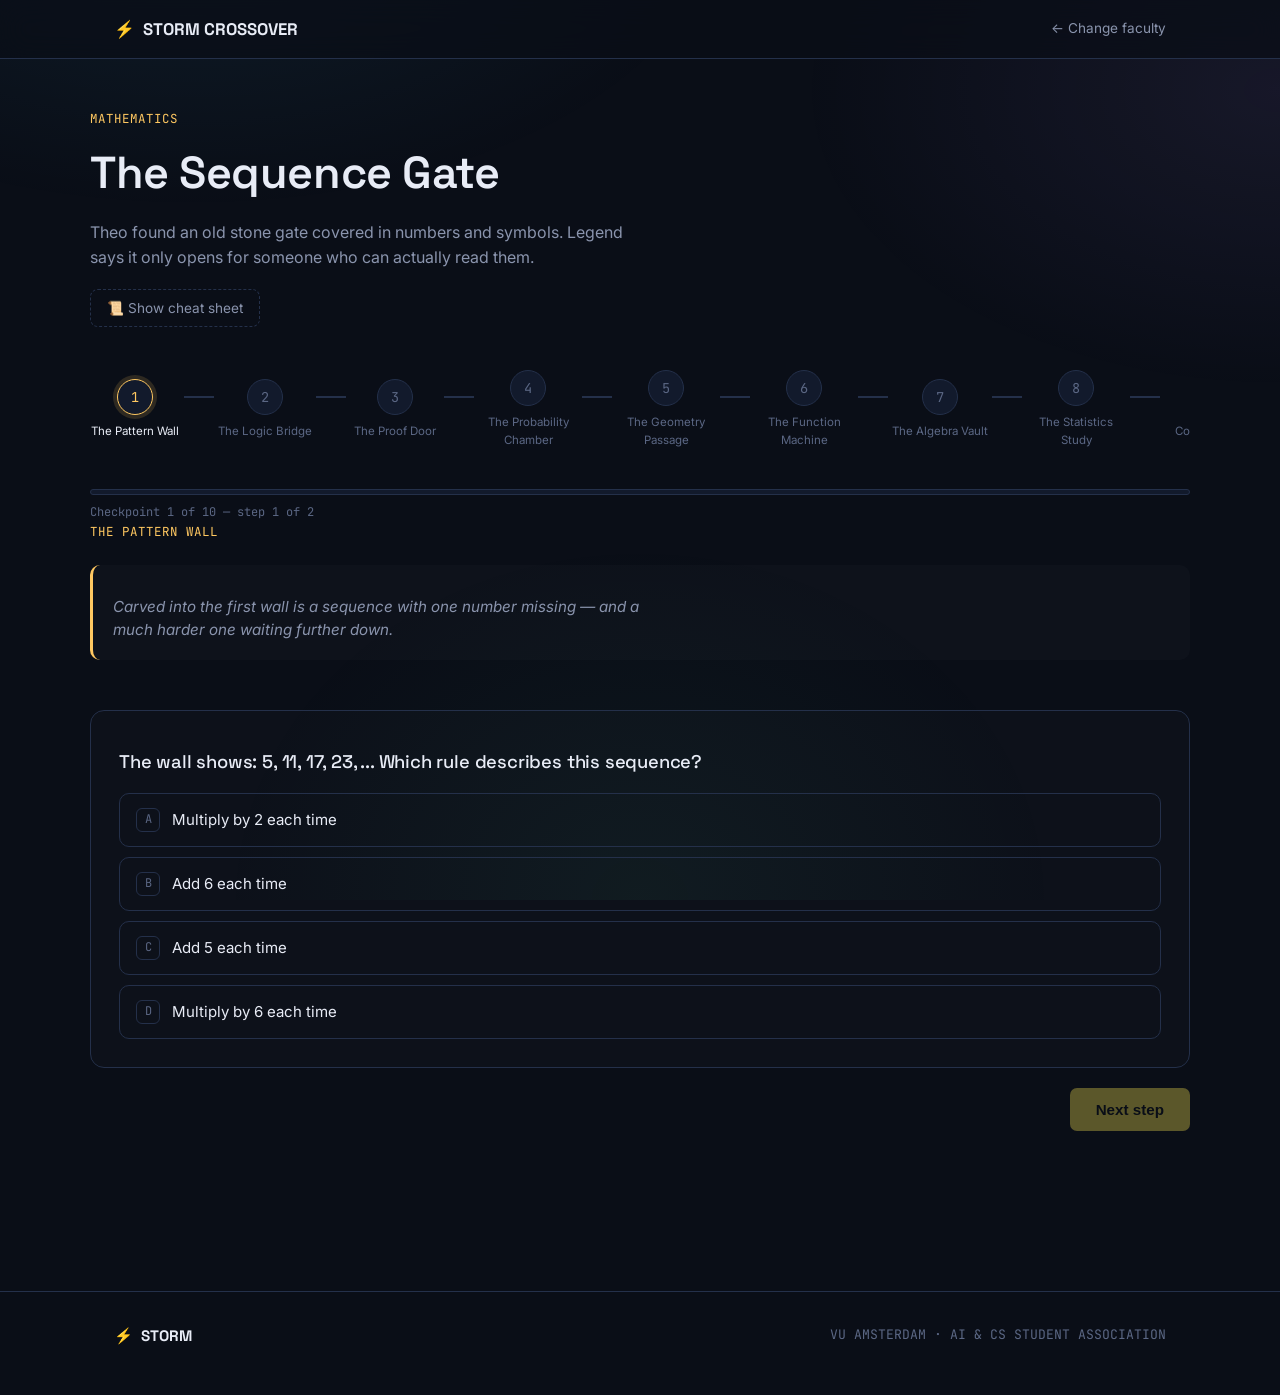
<file: math.html>
<!DOCTYPE html>
<html lang="en">
<head>
<meta charset="UTF-8">
<meta name="viewport" content="width=device-width, initial-scale=1.0">
<title>Mathematics Quest — STORM Crossover</title>
<link rel="stylesheet" href="style.css">
<style> :root{ --fac-color: var(--math); } </style>
</head>
<body>

<nav>
  <div class="wrap">
    <a class="brand" href="index.html"><span class="bolt">&#9889;</span> STORM CROSSOVER</a>
    <a class="back-link" href="index.html">&larr; Change faculty</a>
  </div>
</nav>

<header class="wrap quiz-header">
  <div class="tag">Mathematics</div>
  <h1>The Sequence Gate</h1>
  <p>Theo found an old stone gate covered in numbers and symbols. Legend says it only opens for someone who can actually read them.</p>

  <button type="button" class="cheat-toggle" id="cheat-toggle">&#128220; Show cheat sheet</button>
  <div class="cheat-sheet" id="cheat-sheet">
    <h4>Cheat sheet</h4>
    <ul>
      <li><strong>Arithmetic sequence:</strong> each term adds a fixed amount to the last. nth term = first term + (n−1) × step.</li>
      <li><strong>AND / OR:</strong> "P AND Q" is true only if both are true. "P OR Q" is true if at least one is true.</li>
      <li><strong>Subsets:</strong> a set with n elements has 2ⁿ possible subsets (including the empty set and the full set).</li>
      <li><strong>Proof by induction:</strong> (1) show it's true for the smallest case, (2) assume it's true for some n, then show it must also be true for n+1.</li>
      <li><strong>Sum of 1 to n:</strong> n × (n+1) ÷ 2.</li>
    </ul>
  </div>

  <div class="quest-map" id="quest-map"></div>
  <div class="progress-bar"><div class="progress-fill" id="progress-fill"></div></div>
  <div class="progress-label" id="progress-label"></div>
  <div class="checkpoint-title" id="stage-title"></div>
  <div class="stage-narrative" id="stage-narrative"></div>
</header>

<main class="wrap quiz-body" id="quiz-body">
  <div class="question-card" id="part-card"></div>
  <div class="quiz-nav">
    <span></span>
    <button type="button" class="btn-primary" id="next-btn" disabled>Next step</button>
  </div>
</main>

<section class="wrap results" id="results">
  <div class="score" id="score-value">0/20</div>
  <div class="score-label">Checkpoints cleared</div>
  <h2>The gate opens.</h2>
  <p id="score-message"></p>
  <div class="cta-row">
    <a class="btn-primary" href="index.html">Try another faculty</a>
    <a class="btn-ghost" href="math.html">Retake this quest</a>
  </div>
</section>

<footer>
  <div class="wrap">
    <div class="brand" style="font-size:0.95rem"><span class="bolt">&#9889;</span> STORM</div>
    <div class="fine">VU AMSTERDAM &middot; AI &amp; CS STUDENT ASSOCIATION</div>
  </div>
</footer>

<script>
document.getElementById('cheat-toggle').addEventListener('click', function(){
  document.getElementById('cheat-sheet').classList.toggle('open');
  this.textContent = document.getElementById('cheat-sheet').classList.contains('open') ? '📋 Hide cheat sheet' : '📋 Show cheat sheet';
});

const QUEST_META = { character: "Theo", goal: "open the gate" };

const STAGES = [
  {
    title: "The Pattern Wall",
    narrative: "Carved into the first wall is a sequence with one number missing — and a much harder one waiting further down.",
    parts: [
      {
        type: 'mcq',
        q: "The wall shows: 5, 11, 17, 23, ... Which rule describes this sequence?",
        options: ["Multiply by 2 each time", "Add 6 each time", "Add 5 each time", "Multiply by 6 each time"],
        correct: 1,
        explain: "11−5=6, 17−11=6, 23−17=6 — each term adds 6."
      },
      {
        type: 'mcq',
        q: "Using that same rule (start at 5, add 6 each time), what is the 10th term?",
        code: "nth term = first + (n−1) × step",
        options: ["53", "59", "64", "65"],
        correct: 1,
        explain: "5 + (10−1)×6 = 5 + 54 = 59."
      }
    ]
  },
  {
    title: "The Logic Bridge",
    narrative: "The bridge only stays solid while a certain statement holds true. Theo has to check it carefully before stepping on.",
    parts: [
      {
        type: 'mcq',
        q: "Let P = \"the torch is lit\" (true) and Q = \"the door is locked\" (false). Is \"P AND Q\" true or false?",
        options: ["True", "False"],
        correct: 1,
        explain: "AND requires both sides to be true. Q is false, so the whole statement is false."
      },
      {
        type: 'match',
        q: "Each stone on the bridge shows a set size. Match each one to how many subsets it has (including the empty set and the full set).",
        pairs: [
          { left: "A set of 2 elements", right: "4 subsets" },
          { left: "A set of 3 elements", right: "8 subsets" },
          { left: "A set of 4 elements", right: "16 subsets" },
          { left: "A set of 5 elements", right: "32 subsets" }
        ],
        explain: "a set of n elements always has 2ⁿ possible subsets."
      }
    ]
  },
  {
    title: "The Proof Door",
    narrative: "The next door demands proof — not just an answer, but a reason it must always hold.",
    parts: [
      {
        type: 'mcq',
        q: "Theo is proving \"the sum of the first n numbers equals n(n+1)/2\" by induction. He's already shown it works for n=1. What must he do next?",
        options: [
          "Check it for a few more random numbers and stop",
          "Assume it's true for some n, then prove it must also be true for n+1",
          "Just declare it true since n=1 worked",
          "Prove it backwards from infinity"
        ],
        correct: 1,
        explain: "induction requires the 'inductive step': assuming truth at n and proving it follows at n+1."
      },
      {
        type: 'order',
        q: "Tap these four pieces of an induction proof into the correct order.",
        items: [
          "Show the statement is true for the smallest case (base case)",
          "Assume the statement is true for some n (inductive hypothesis)",
          "Show that if it's true for n, it must also be true for n+1 (inductive step)",
          "Conclude the statement is true for all n"
        ],
        explain: "that's the full structure of a proof by induction, in the order it has to be argued."
      }
    ]
  },
  {
    title: "The Probability Chamber",
    narrative: "A pair of stone dice sit on a pedestal here. The gate beyond only listens to correct odds.",
    parts: [
      {
        type: 'mcq',
        q: "Rolling one standard 6-sided die, what's the probability of rolling an even number?",
        options: ["1/6", "1/3", "1/2", "2/3"],
        correct: 2,
        explain: "even numbers on a die are 2, 4, 6 — 3 out of 6 outcomes, which simplifies to 1/2."
      },
      {
        type: 'mcq',
        q: "Drawing one card from a standard 52-card deck, what's the probability it's red?",
        options: ["1/4", "1/3", "1/2", "3/4"],
        correct: 2,
        explain: "26 of the 52 cards are red (hearts and diamonds), so the probability is 26/52 = 1/2."
      }
    ]
  },
  {
    title: "The Geometry Passage",
    narrative: "The floor here is tiled with strange shapes, and the way forward depends on measuring them correctly.",
    parts: [
      {
        type: 'mcq',
        q: "What's the area of a rectangle with sides 4 and 7?",
        options: ["11", "22", "28", "56"],
        correct: 2,
        explain: "area of a rectangle = length × width = 4 × 7 = 28."
      },
      {
        type: 'mcq',
        q: "What do the interior angles of any triangle always add up to?",
        options: ["90°", "180°", "270°", "360°"],
        correct: 1,
        explain: "the interior angles of a triangle always sum to 180°, no matter its shape."
      }
    ]
  },
  {
    title: "The Function Machine",
    narrative: "An old machine here takes a number in and spits a different one out, following a fixed rule.",
    parts: [
      {
        type: 'mcq',
        q: "If f(x) = 2x + 3, what is f(5)?",
        options: ["10", "11", "13", "15"],
        correct: 2,
        explain: "f(5) = 2(5) + 3 = 10 + 3 = 13."
      },
      {
        type: 'mcq',
        q: "If f(x) = x², what is f(−3)?",
        options: ["−9", "−6", "6", "9"],
        correct: 3,
        explain: "f(−3) = (−3)² = 9 — squaring a negative number always gives a positive result."
      }
    ]
  },
  {
    title: "The Algebra Vault",
    narrative: "The vault's combination is an equation. Theo has to actually solve it, not just guess.",
    parts: [
      {
        type: 'mcq',
        q: "Solve for x: 3x + 5 = 20",
        options: ["3", "5", "7", "15"],
        correct: 1,
        explain: "3x = 20 − 5 = 15, so x = 15 ÷ 3 = 5."
      },
      {
        type: 'order',
        q: "Tap these steps into the order you'd use to solve 2x − 4 = 10.",
        items: [
          "Start with 2x − 4 = 10",
          "Add 4 to both sides: 2x = 14",
          "Divide both sides by 2: x = 7",
          "Check by substituting x = 7 back into the original equation"
        ],
        explain: "that's the standard approach: isolate the variable step by step, then verify."
      }
    ]
  },
  {
    title: "The Statistics Study",
    narrative: "A dusty ledger of numbers lies open on a desk. Theo needs to read what it's actually saying.",
    parts: [
      {
        type: 'mcq',
        q: "Dataset: {2, 4, 4, 4, 5, 5, 7, 9}. What's the mode (the most frequent value)?",
        options: ["2", "4", "5", "9"],
        correct: 1,
        explain: "4 appears three times — more than any other value."
      },
      {
        type: 'mcq',
        q: "Same dataset {2, 4, 4, 4, 5, 5, 7, 9}, already sorted. What's the median?",
        options: ["4", "4.5", "5", "5.5"],
        correct: 1,
        explain: "with 8 values, the median is the average of the 4th and 5th: (4 + 5) ÷ 2 = 4.5."
      }
    ]
  },
  {
    title: "The Combinatorics Hall",
    narrative: "Three stone books sit on a shelf here, and the door wants to know how many ways they could be arranged.",
    parts: [
      {
        type: 'mcq',
        q: "How many different ways can you arrange 3 distinct books on a shelf?",
        code: "3! = 3 × 2 × 1",
        options: ["3", "6", "9", "27"],
        correct: 1,
        explain: "3! = 3 × 2 × 1 = 6 possible orderings."
      },
      {
        type: 'match',
        q: "Match each combinatorics term to its meaning.",
        pairs: [
          { left: "Permutation", right: "An arrangement where order matters" },
          { left: "Combination", right: "A selection where order doesn't matter" },
          { left: "n! (factorial)", right: "Multiply all whole numbers from n down to 1" },
          { left: "Combination formula", right: "n! ÷ (r! × (n−r)!)" }
        ],
        explain: "the core distinction is whether order matters — that decides permutation vs. combination."
      }
    ]
  },
  {
    title: "The Final Theorem",
    narrative: "The sequence gate itself stands ahead. Theo just needs one last piece of reasoning to open it.",
    parts: [
      {
        type: 'mcq',
        q: "A right triangle has legs of length 3 and 4. What's the length of the hypotenuse?",
        code: "a² + b² = c²",
        options: ["5", "6", "7", "12"],
        correct: 0,
        explain: "3² + 4² = 9 + 16 = 25, and √25 = 5 — the classic 3-4-5 right triangle."
      },
      {
        type: 'order',
        q: "Tap these into the order of a general problem-solving process for tackling any math problem.",
        items: [
          "Understand what the problem is actually asking",
          "Devise a plan or strategy",
          "Carry out the plan step by step",
          "Check whether the answer makes sense"
        ],
        explain: "this four-step approach (often credited to mathematician George Pólya) works for almost any problem, not just this gate."
      }
    ]
  }
];
</script>
<script src="quest.js?v=5"></script>
</body>
</html>
</file>
<file: style.css>
@import url('https://fonts.googleapis.com/css2?family=Space+Grotesk:wght@400;500;600;700&family=Inter:wght@400;500;600;700&family=JetBrains+Mono:wght@400;500&display=swap');

:root{
  --bg: #0a0e17;
  --panel: #121a2c;
  --line: #24304a;
  --text: #e8ecf6;
  --text-dim: #8a94ad;
  --text-faint: #5b6784;

  --cs: #4fd1ff;
  --ai: #b18bff;
  --math: #ffc861;
  --ba: #5be3a8;

  --lightning: #f4e04d;

  --font-display: 'Space Grotesk', sans-serif;
  --font-body: 'Inter', sans-serif;
  --font-mono: 'JetBrains Mono', monospace;
}

*{ box-sizing: border-box; margin:0; padding:0; }
html{ scroll-behavior: smooth; }
body{
  background: var(--bg);
  color: var(--text);
  font-family: var(--font-body);
  line-height: 1.55;
  min-height: 100vh;
}
body::before{
  content:'';
  position: fixed; inset:0;
  background:
    radial-gradient(ellipse 900px 500px at 15% -10%, rgba(79,209,255,0.08), transparent 60%),
    radial-gradient(ellipse 800px 500px at 100% 10%, rgba(177,139,255,0.08), transparent 60%),
    radial-gradient(ellipse 700px 600px at 50% 100%, rgba(91,227,168,0.05), transparent 60%);
  pointer-events: none;
  z-index: 0;
}
a{ color: inherit; }
.wrap{ max-width: 1100px; margin:0 auto; padding: 0 24px; position:relative; z-index:1; }
h1,h2,h3{ font-family: var(--font-display); font-weight:600; letter-spacing:-0.01em; }

.eyebrow{
  font-family: var(--font-mono); font-size:0.75rem; letter-spacing:0.12em; text-transform:uppercase;
  color: var(--text-dim); display:flex; align-items:center; gap:10px;
}
.eyebrow::before{ content:''; width:18px; height:1px; background: var(--lightning); display:inline-block; }

/* nav */
nav{
  position: sticky; top:0; z-index:50;
  backdrop-filter: blur(14px);
  background: rgba(10,14,23,0.75);
  border-bottom: 1px solid var(--line);
}
nav .wrap{ display:flex; align-items:center; justify-content:space-between; padding:16px 24px; }
.brand{ font-family: var(--font-display); font-weight:700; font-size:1.05rem; display:flex; align-items:center; gap:8px; text-decoration:none; }
.brand .bolt{ color: var(--lightning); }
.back-link{ font-size:0.85rem; color: var(--text-dim); text-decoration:none; display:flex; align-items:center; gap:6px; }
.back-link:hover{ color: var(--text); }

/* buttons */
.btn-primary{
  background: var(--lightning); color:#0a0e17; font-weight:600;
  padding:13px 26px; border-radius:7px; text-decoration:none; font-size:0.95rem;
  border:none; cursor:pointer;
  box-shadow: 0 0 0 0 rgba(244,224,77,0.4);
  transition: box-shadow .2s, transform .15s, opacity .15s;
  display:inline-block;
}
.btn-primary:hover{ box-shadow: 0 0 30px 0 rgba(244,224,77,0.35); transform: translateY(-1px); }
.btn-primary:disabled{ opacity:0.35; cursor:not-allowed; box-shadow:none; transform:none; }
.btn-ghost{
  border:1px solid var(--line); padding:12px 24px; border-radius:7px;
  text-decoration:none; font-size:0.95rem; color: var(--text-dim);
  background:none; cursor:pointer;
  transition: border-color .15s, color .15s;
}
.btn-ghost:hover{ border-color: var(--text-dim); color: var(--text); }

footer{ border-top:1px solid var(--line); padding:32px 0 48px; margin-top: 60px; position:relative; z-index:1; }
footer .wrap{ display:flex; justify-content:space-between; align-items:center; flex-wrap:wrap; gap:12px; }
footer .fine{ color: var(--text-faint); font-size:0.82rem; font-family: var(--font-mono); }

/* ===== landing / faculty picker ===== */
.hero{ padding: 90px 0 40px; text-align:center; }
.hero h1{ font-size: clamp(2.4rem, 6vw, 3.8rem); line-height:1.05; margin-top:20px; }
.hero h1 .accent{ color: var(--lightning); }
.hero p.lede{ color: var(--text-dim); max-width:520px; margin: 20px auto 0; font-size:1.05rem; }

.faculty-grid{
  display:grid; grid-template-columns: repeat(2, 1fr); gap:18px;
  padding: 50px 0 100px;
}
@media (max-width:720px){ .faculty-grid{ grid-template-columns:1fr; } }

.faculty-card{
  --fac-color: var(--cs);
  border:1px solid var(--line); border-radius: 14px; padding: 30px;
  background: linear-gradient(160deg, rgba(255,255,255,0.03), rgba(255,255,255,0.005));
  text-decoration:none; color: var(--text);
  position:relative; overflow:hidden;
  transition: transform .18s, border-color .18s;
  display:flex; flex-direction:column; gap:10px;
  min-height: 190px;
}
.faculty-card:hover{ transform: translateY(-4px); border-color: var(--fac-color); }
.faculty-card::before{
  content:''; position:absolute; top:0; left:0; width:100%; height:3px; background: var(--fac-color);
}
.faculty-card .tag{
  font-family: var(--font-mono); font-size:0.72rem; text-transform:uppercase; letter-spacing:0.08em;
  color: var(--fac-color);
}
.faculty-card h2{ font-size:1.5rem; }
.faculty-card p{ color: var(--text-dim); font-size:0.92rem; }
.faculty-card .enter{
  margin-top:auto; font-family: var(--font-mono); font-size:0.82rem; color: var(--fac-color);
  display:flex; align-items:center; gap:6px;
}

.cs-card{ --fac-color: var(--cs); }
.ai-card{ --fac-color: var(--ai); }
.math-card{ --fac-color: var(--math); }
.ba-card{ --fac-color: var(--ba); }

/* ===== quiz pages ===== */
.quiz-header{ padding: 50px 0 30px; }
.quiz-header .tag{
  font-family: var(--font-mono); font-size:0.78rem; text-transform:uppercase; letter-spacing:0.08em;
  color: var(--fac-color);
}
.quiz-header h1{ font-size: clamp(2rem, 4.5vw, 2.8rem); margin-top:10px; }
.quiz-header p{ color: var(--text-dim); margin-top: 12px; max-width: 560px; }

.progress-bar{
  height: 6px; border-radius: 999px; background: var(--panel); overflow:hidden; margin-top: 26px;
  border: 1px solid var(--line);
}
.progress-fill{ height:100%; background: var(--fac-color); width:0%; transition: width .3s; }
.progress-label{ font-family: var(--font-mono); font-size:0.75rem; color: var(--text-faint); margin-top:8px; }

.cheat-toggle{
  margin-top: 20px; display:inline-flex; align-items:center; gap:8px;
  border:1px dashed var(--line); border-radius:8px; padding:10px 16px;
  cursor:pointer; font-size:0.85rem; color: var(--text-dim); background:none;
  font-family: var(--font-body);
  transition: border-color .15s, color .15s;
}
.cheat-toggle:hover{ border-color: var(--fac-color); color: var(--text); }
.cheat-sheet{
  display:none; margin-top:16px; padding:20px; border-radius:10px;
  background: var(--panel); border:1px solid var(--line);
  font-size:0.9rem; color: var(--text-dim);
}
.cheat-sheet.open{ display:block; }
.cheat-sheet h4{ font-family: var(--font-display); color: var(--text); font-size:0.95rem; margin-bottom:8px; }
.cheat-sheet ul{ padding-left: 20px; margin-top: 6px; }
.cheat-sheet li{ margin-bottom: 4px; }

/* ===== quest map ===== */
.quest-map{
  display:flex; align-items:center; margin-top: 30px; padding: 4px 0;
  overflow-x: auto;
}
.stage-node{ display:flex; flex-direction:column; align-items:center; gap:8px; flex-shrink:0; min-width: 90px; }
.node-dot{
  width:36px; height:36px; border-radius:50%; border:1.5px solid var(--line);
  display:flex; align-items:center; justify-content:center;
  font-family: var(--font-mono); font-size:0.85rem; color: var(--text-faint);
  background: var(--panel); transition: all .2s;
}
.stage-node.active .node-dot{ border-color: var(--fac-color); color: var(--fac-color); box-shadow: 0 0 0 4px color-mix(in srgb, var(--fac-color) 15%, transparent); }
.stage-node.done .node-dot{ border-color: var(--fac-color); background: var(--fac-color); color: #0a0e17; }
.node-label{ font-size:0.72rem; color: var(--text-faint); text-align:center; max-width:100px; }
.stage-node.active .node-label{ color: var(--text); }
.stage-connector{ height:1.5px; background: var(--line); flex:1; min-width: 30px; margin: 0 4px; margin-bottom: 26px; }
.stage-connector.done{ background: var(--fac-color); }

.stage-narrative{
  display:none; margin-top: 24px; padding: 18px 20px; border-radius:10px;
  background: rgba(255,255,255,0.02); border-left: 3px solid var(--fac-color);
  font-size:0.95rem; color: var(--text-dim); font-style: italic;
}
.stage-narrative.show{ display:block; }

.quiz-body{ padding: 20px 0 100px; }
.checkpoint-title{ font-family: var(--font-mono); font-size:0.78rem; text-transform:uppercase; letter-spacing:0.08em; color: var(--fac-color); margin-bottom: 6px; }

.input-row{ margin-top: 18px; display:flex; gap:10px; flex-wrap:wrap; }
.answer-input{
  flex:1; min-width: 200px; background: var(--panel); border:1px solid var(--line); border-radius:8px;
  padding: 12px 14px; color: var(--text); font-family: var(--font-body); font-size:0.95rem;
}
.answer-input:focus{ outline:none; border-color: var(--fac-color); }
.answer-input.correct-input{ border-color: var(--ba); }
.answer-input.incorrect-input{ border-color: #ff6b6b; }
#submit-input{ padding: 12px 20px; }

/* ---------- order puzzle ---------- */
.order-pool{ display:flex; flex-wrap:wrap; gap:10px; margin-top: 18px; }
.order-item{
  border:1px solid var(--line); border-radius:10px; padding: 12px 16px;
  cursor:pointer; font-size:0.9rem; background: rgba(255,255,255,0.02);
  min-height: 44px; display:flex; align-items:center;
  transition: border-color .15s, background .15s;
  -webkit-tap-highlight-color: transparent;
}
.order-item:active{ border-color: var(--fac-color); background: rgba(255,255,255,0.05); }
.order-selected-label{
  margin-top: 24px; font-family: var(--font-mono); font-size:0.72rem; text-transform:uppercase;
  letter-spacing:0.08em; color: var(--text-faint);
}
.order-selected{
  display:flex; flex-direction:column; gap:8px; margin-top:10px; min-height: 56px;
  border:1px dashed var(--line); border-radius:10px; padding: 10px;
}
.selected-chip{
  display:flex; align-items:center; gap:12px; border:1px solid var(--fac-color); border-radius:8px;
  padding: 10px 14px; background: rgba(255,255,255,0.03); cursor:pointer; min-height:44px;
}
.order-badge{
  width:24px; height:24px; border-radius:50%; background: var(--fac-color); color:#0a0e17;
  display:flex; align-items:center; justify-content:center; font-family: var(--font-mono);
  font-size:0.75rem; flex-shrink:0; font-weight:600;
}
.order-actions{ display:flex; gap:12px; margin-top:20px; flex-wrap:wrap; }

/* ---------- match puzzle ---------- */
.match-columns{ display:grid; grid-template-columns: 1fr 1fr; gap: 12px; margin-top: 18px; }
.match-col{ display:flex; flex-direction:column; gap:10px; }
.match-item{
  border:1px solid var(--line); border-radius:10px; padding: 12px 14px;
  cursor:pointer; font-size:0.86rem; background: rgba(255,255,255,0.02);
  min-height: 44px; display:flex; align-items:center; line-height:1.35;
  transition: border-color .15s, background .15s;
  -webkit-tap-highlight-color: transparent;
}
.match-item.selected{ border-color: var(--fac-color); background: rgba(255,255,255,0.05); }
.match-item.matched{ border-color: var(--ba); background: rgba(91,227,168,0.08); cursor:default; opacity:0.75; }
.match-item.incorrect{ border-color:#ff6b6b; background: rgba(255,107,107,0.1); }
.match-progress{ margin-top:14px; font-family: var(--font-mono); font-size:0.75rem; color: var(--text-faint); }
@media (max-width:480px){ .match-item{ font-size:0.78rem; padding:10px 8px; } }

.question-card{
  border:1px solid var(--line); border-radius:14px; padding: 28px;
  background: rgba(255,255,255,0.015);
  margin-bottom: 20px;
}
.question-card .q-num{
  font-family: var(--font-mono); font-size:0.75rem; color: var(--fac-color); text-transform:uppercase; letter-spacing:0.08em;
}
.question-card h3{ font-size: 1.15rem; margin-top: 10px; font-weight:500; line-height:1.4; }
.question-card code{
  font-family: var(--font-mono); background: rgba(255,255,255,0.05); padding:2px 6px; border-radius:4px; font-size:0.88em;
}
.question-card pre{
  font-family: var(--font-mono); background: rgba(255,255,255,0.04); padding:14px 16px; border-radius:8px;
  margin-top:12px; overflow-x:auto; font-size:0.85rem; border:1px solid var(--line);
}

.options{ margin-top: 18px; display:flex; flex-direction:column; gap:10px; }
.option{
  border:1px solid var(--line); border-radius:10px; padding:14px 16px;
  cursor:pointer; font-size:0.94rem; transition: border-color .15s, background .15s;
  display:flex; align-items:center; gap:12px;
}
.option:hover{ border-color: var(--fac-color); }
.option .letter{
  width:24px; height:24px; border-radius:6px; border:1px solid var(--line);
  display:flex; align-items:center; justify-content:center; font-family: var(--font-mono); font-size:0.75rem;
  color: var(--text-faint); flex-shrink:0;
}
.option.selected{ border-color: var(--fac-color); background: rgba(255,255,255,0.03); }
.option.selected .letter{ border-color: var(--fac-color); color: var(--fac-color); }
.option.correct{ border-color: var(--ba); background: rgba(91,227,168,0.08); }
.option.correct .letter{ border-color: var(--ba); color: var(--ba); }
.option.incorrect{ border-color: #ff6b6b; background: rgba(255,107,107,0.08); }
.option.incorrect .letter{ border-color: #ff6b6b; color: #ff6b6b; }
.option.disabled{ cursor: default; }

.feedback{ margin-top: 14px; font-size:0.88rem; padding: 12px 14px; border-radius:8px; display:none; }
.feedback.show{ display:block; }
.feedback.right{ background: rgba(91,227,168,0.08); color: var(--ba); border:1px solid rgba(91,227,168,0.3); }
.feedback.wrong{ background: rgba(255,107,107,0.08); color: #ff9b9b; border:1px solid rgba(255,107,107,0.3); }

.quiz-nav{ display:flex; justify-content: space-between; align-items:center; margin-top: 10px; }

/* results screen */
.results{ text-align:center; padding: 60px 0 100px; display:none; }
.results.show{ display:block; }
.results .score{
  font-family: var(--font-display); font-size: clamp(3.5rem, 10vw, 5.5rem); color: var(--fac-color); line-height:1;
}
.results .score-label{ font-family: var(--font-mono); font-size:0.85rem; color: var(--text-faint); text-transform:uppercase; letter-spacing:0.1em; margin-top:10px; }
.results h2{ margin-top: 26px; font-size:1.6rem; }
.results p{ color: var(--text-dim); margin-top: 12px; max-width: 460px; margin-left:auto; margin-right:auto; }
.results .cta-row{ margin-top:30px; display:flex; gap:14px; justify-content:center; flex-wrap:wrap; }
</file>
